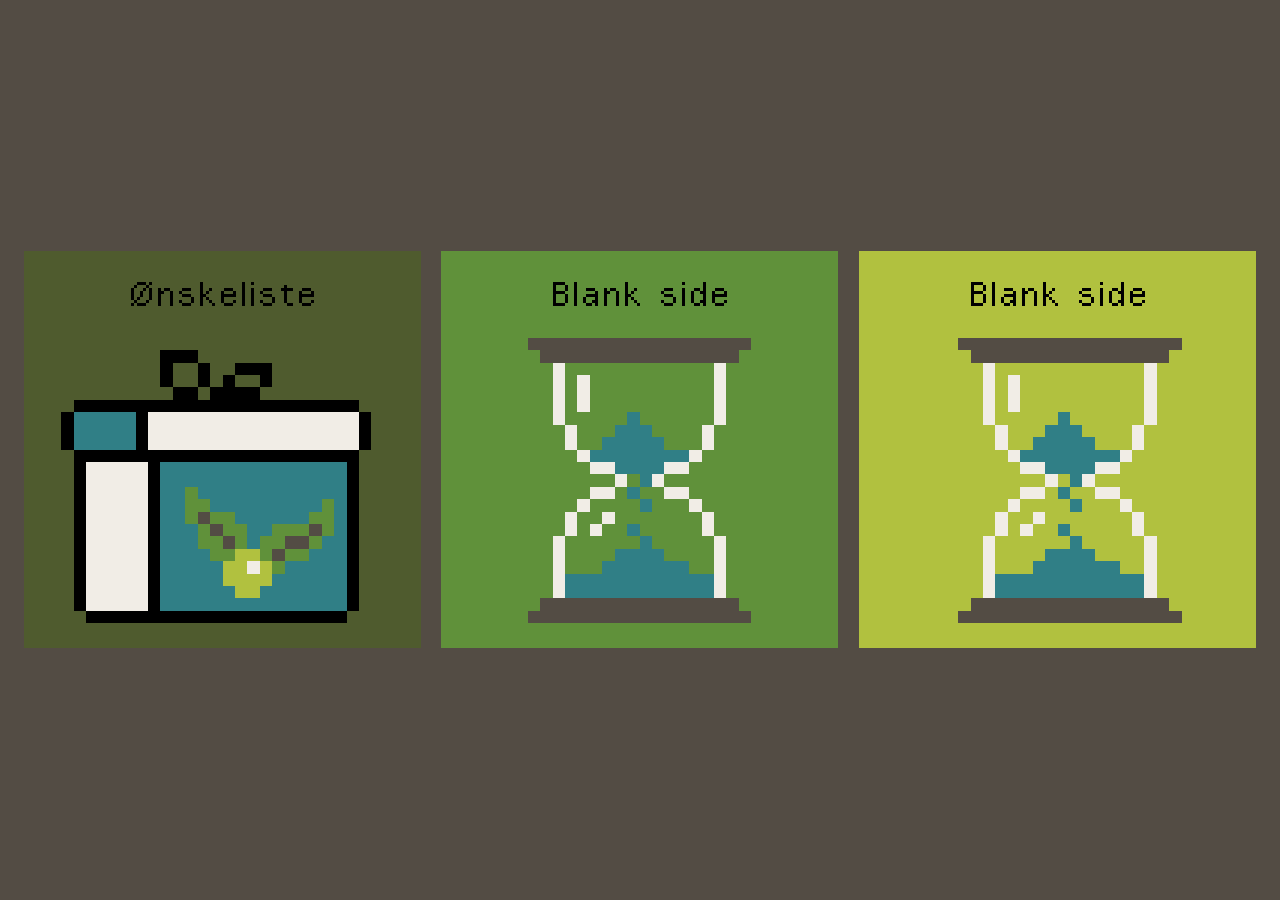
<file: index.html>
<!doctype html>
<html lang="no">
  <head>
    <meta charset="utf-8">
    <meta name="viewport" content="width=device-width, initial-scale=1">
    <title>Min nettside</title>
    <link rel="stylesheet" href="./styles.css">
  </head>
  <body class="home-page">
    <main>
      <a class="home-button" href="./ønskeliste.html" aria-label="Åpne ønskelisten">
        <img src="./%C3%98nskeliste%20ikon.png" alt="" width="32" height="32" decoding="async">
        <span>Ønskeliste</span>
      </a>
      <a class="home-button" href="./blank.html" aria-label="Åpne blank side">
        <img src="./Arbeid%20p%C3%A5g%C3%A5r1.png" alt="" width="32" height="32" decoding="async">
        <span>Blank side</span>
      </a>
      <a class="home-button" href="./blank.html" aria-label="Åpne blank side">
        <img src="./Arbeid%20p%C3%A5g%C3%A5r2.png" alt="" width="32" height="32" decoding="async">
        <span>Blank side</span>
      </a>
    </main>
  </body>
</html>
</file>
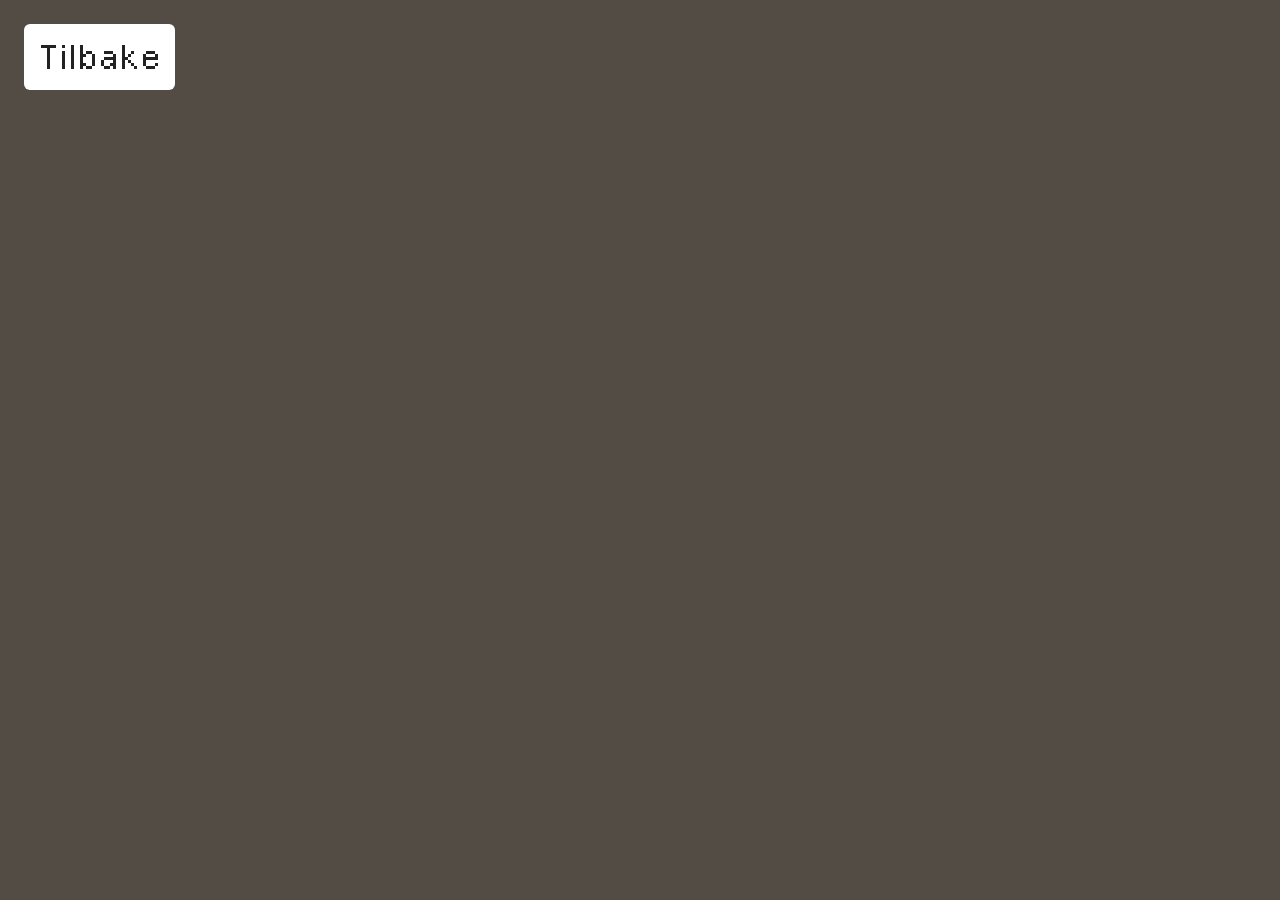
<file: blank.html>
<!doctype html>
<html lang="no">
  <head>
    <meta charset="utf-8">
    <meta name="viewport" content="width=device-width, initial-scale=1">
    <title>Blank side</title>
    <link rel="stylesheet" href="./styles.css">
  </head>
  <body>
    <a class="back-button" href="./index.html">Tilbake</a>
  </body>
</html>
</file>
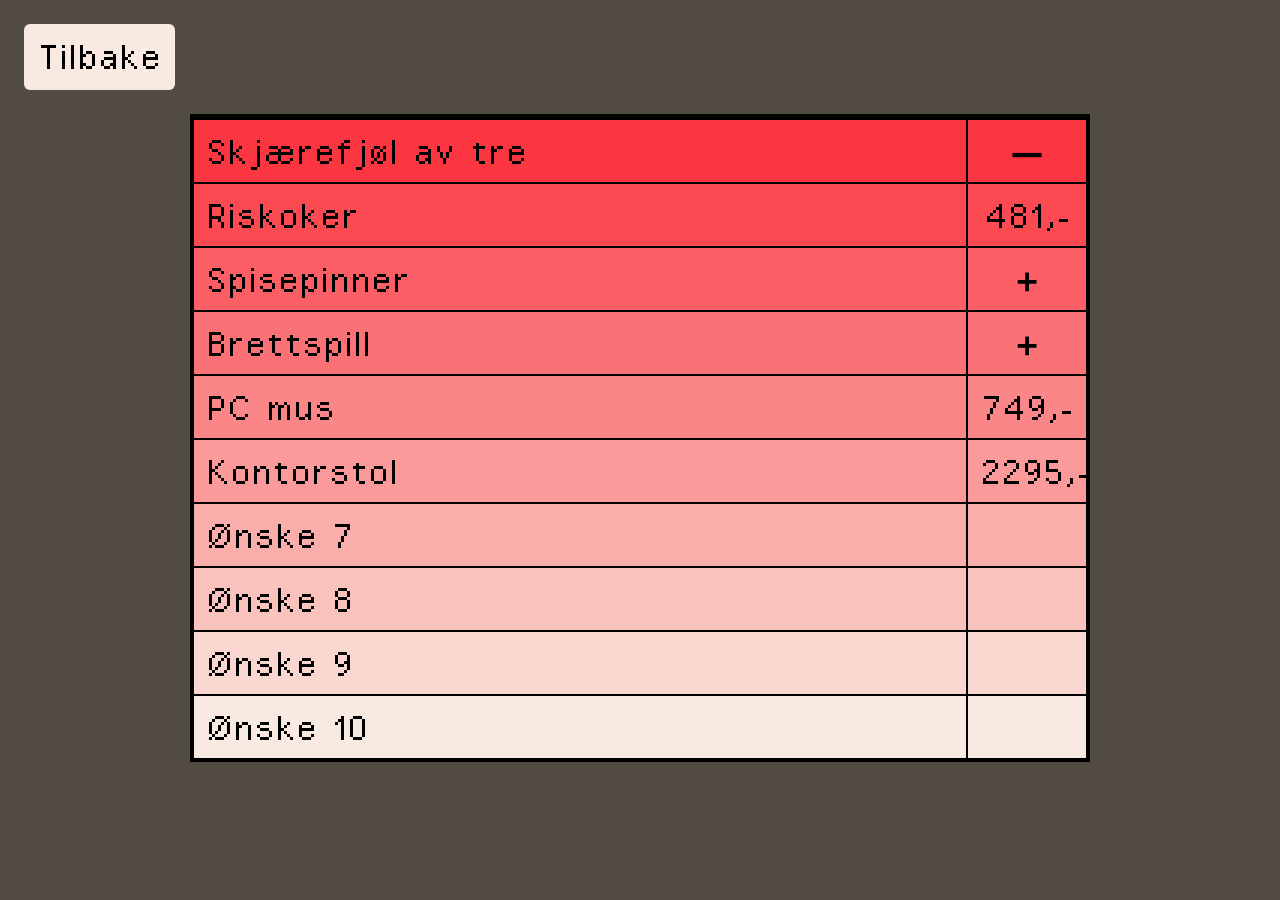
<file: ønskeliste.html>
<!doctype html>
<html lang="no">
  <head>
    <meta charset="utf-8">
    <meta name="viewport" content="width=device-width, initial-scale=1">
    <title>Ønskeliste</title>
    <link rel="stylesheet" href="./styles.css">
  </head>
  <body class="wishlist-page">
    <a class="back-button" href="./index.html">Tilbake</a>
    <main>
      <div class="wishlist-list" aria-label="Ønskeliste">
        <div class="wishlist-row row-1"><span>Skjærefjøl av tre</span><span class="disclosure-indicator disclosure-indicator--minus"></span></div>
        <a class="wishlist-row row-2" href="https://godpris.no/produkt/4700099" target="_blank" rel="noopener noreferrer"><span>Riskoker</span><span>481,-</span></a>
        <details class="wishlist-group wishlist-group--row-3">
          <summary class="wishlist-row row-3">
            <span>Spisepinner</span><span class="disclosure-indicator"></span>
          </summary>
          <div class="subcategory-list">
            <a class="wishlist-row subcategory-row" href="https://www.bakerenogkokken.no/p/mareld-akio-spisepinner-5-par_61098/" target="_blank" rel="noopener noreferrer"><span>Akio</span><span>219,-</span></a>
            <a class="wishlist-row subcategory-row" href="https://www.kitchentime.no/merkevarer/villeroy--boch/soup-passion-spisepinner-2-pakk/" target="_blank" rel="noopener noreferrer"><span>Soup Passion</span><span>255,-</span></a>
            <a class="wishlist-row subcategory-row" href="https://www.kitchn.no/borddekking/bestikk/spisepinner/vargen-thor-frost-kito-spisepinner-4-par-med-holder-svart/" target="_blank" rel="noopener noreferrer"><span>Frost Kito</span><span>525,-</span></a>
          </div>
        </details>
        <details class="wishlist-group wishlist-group--row-4">
          <summary class="wishlist-row row-4">
            <span>Brettspill</span><span class="disclosure-indicator"></span>
          </summary>
          <div class="subcategory-list">
            <a class="wishlist-row subcategory-row" href="https://www.outland.no/p/hues-cues-card-game" target="_blank" rel="noopener noreferrer"><span>Hues and Cues</span><span>299,-</span></a>
            <a class="wishlist-row subcategory-row" href="https://www.outland.no/p/p-sky-team-807658001287" target="_blank" rel="noopener noreferrer"><span>Skyteam</span><span>399,-</span></a>
            <a class="wishlist-row subcategory-row" href="https://www.outland.no/p/p-munchkin-munchkin-80742094680" target="_blank" rel="noopener noreferrer"><span>Munchkin</span><span>399,-</span></a>
            <a class="wishlist-row subcategory-row" href="https://www.ark.no/produkt/ubongo-7072611000031" target="_blank" rel="noopener noreferrer"><span>Ubongo</span><span>449,-</span></a>
            <a class="wishlist-row subcategory-row" href="https://www.maxgaming.no/no/brettspill/spirit-island-brettspill-engelsk" target="_blank" rel="noopener noreferrer"><span>Spirit Island</span><span>769,-</span></a>
          </div>
        </details>
        <a class="wishlist-row row-5" href="https://www.prisjakt.no/product.php?p=13831271" target="_blank" rel="noopener noreferrer"><span>PC mus</span><span>749,-</span></a>
        <a class="wishlist-row row-6" href="https://www.ikea.com/no/no/p/markus-kontorstol-vissle-mork-gra-70261150/" target="_blank" rel="noopener noreferrer"><span>Kontorstol</span><span>2295,-</span></a>
        <div class="wishlist-row row-7"><span>Ønske 7</span><span></span></div>
        <div class="wishlist-row row-8"><span>Ønske 8</span><span></span></div>
        <div class="wishlist-row row-9"><span>Ønske 9</span><span></span></div>
        <div class="wishlist-row row-10"><span>Ønske 10</span><span></span></div>
      </div>
    </main>
  </body>
</html>
</file>
<file: styles.css>
@font-face {
  font-family: "OpenSansPX";
  src: url("./OpenSansPX.ttf") format("truetype");
  font-display: swap;
}

html {
  font-size: 300%;
}

* {
  box-sizing: border-box;
}

body {
  min-height: 100vh;
  margin: 0;
  padding: 24px;
  background: #534c44;
  font-family: "OpenSansPX", sans-serif;
}

.home-page main {
  display: grid;
  grid-template-columns: repeat(3, 1fr);
  gap: 20px;
  align-content: center;
  min-height: calc(100vh - 48px);
}

.home-page main .home-button {
  display: grid;
  position: relative;
  overflow: hidden;
  width: 100%;
  aspect-ratio: 1;
  container-type: inline-size;
  place-items: start center;
  align-content: start;
  gap: 12px;
  background: #ecba82;
  color: #000;
  text-align: center;
  text-decoration: none;
  transition: background-color 160ms ease, transform 160ms ease;
}

.home-page main .home-button img {
  position: absolute;
  inset: 0;
  width: 100%;
  height: 100%;
  object-fit: cover;
  image-rendering: pixelated;
}

.home-page main .home-button span {
  position: relative;
  z-index: 1;
  margin-top: 20px;
  font-size: clamp(1rem, 12cqw, 3rem);
}

.home-page main .home-button:focus-visible {
  background: #b1c13f;
}

.home-page main .home-button:hover {
  transform: scale(1.04);
}

.home-page main .home-button:focus-visible {
  outline: 2px solid #333;
  outline-offset: 4px;
}

.back-button {
  position: fixed;
  top: 24px;
  left: 24px;
  padding: 10px 14px;
  border-radius: 6px;
  background: #fff;
  color: #222;
  text-decoration: none;
}

.back-button:focus-visible {
  outline: 2px solid #333;
  outline-offset: 4px;
}

.wishlist-list {
  width: min(100%, 900px);
  margin: 0 auto;
  border: 4px solid #000;
}

.wishlist-row {
  display: grid;
  height: 64px;
  grid-template-columns: minmax(0, 1fr) minmax(64px, 120px);
  align-items: center;
  border-top: 2px solid #000;
  color: #000;
  text-decoration: none;
  transition: transform 150ms ease;
}

.wishlist-row > * {
  min-width: 0;
  padding: 0 12px;
}

.wishlist-row > :last-child {
  display: grid;
  min-width: 64px;
  height: 64px;
  padding: 0 12px;
  place-items: center;
  border-left: 2px solid #000;
}

.wishlist-row.row-1 {
  background: #fb3640;
}

.wishlist-row.row-2 {
  background: #fb4a52;
}

.wishlist-row.row-3 {
  background: #fb5e64;
}

.wishlist-group--row-3 {
  --group-row-background: #fb5e64;
}

.wishlist-row.row-4 {
  background: #fa7276;
}

.wishlist-group--row-4 {
  --group-row-background: #fa7276;
}

.wishlist-row.row-5 {
  background: #fa8688;
}

.wishlist-row.row-6 {
  background: #fa9a9a;
}

.wishlist-row.row-7 {
  background: #faaeab;
}

.wishlist-row.row-8 {
  background: #f9c2bd;
}

.wishlist-row.row-9 {
  background: #f9d6cf;
}

.wishlist-row.row-10 {
  background: #f9eae1;
}

.wishlist-group > summary.wishlist-row,
.wishlist-group .subcategory-row {
  background: var(--group-row-background);
}

.wishlist-group > summary.wishlist-row {
  cursor: pointer;
  list-style: none;
}

.wishlist-group > .wishlist-row::-webkit-details-marker {
  display: none;
}

.disclosure-indicator::after {
  content: "+";
  float: right;
  font-size: 1.25rem;
  text-align: center;
  width: 100%;
}

.disclosure-indicator--minus::after {
  content: "−";
}

.wishlist-group[open] .disclosure-indicator::after {
  content: "−";
}

.wishlist-row:hover,
.wishlist-row:focus-visible {
  position: relative;
  z-index: 1;
  transform: scale(1.015);
  outline: none;
  box-shadow: 0 0 0 4px #000;
}

.wishlist-page .back-button {
  position: static;
  display: inline-block;
  margin-bottom: 24px;
  background: #f9eae1;
  color: #000;
}

.wishlist-page .back-button:hover {
  background: #fb3640;
  color: #000;
}

.wishlist-page .back-button:focus-visible {
  outline-color: #87a330;
}

@media (max-width: 719px) {
  .home-page main {
    grid-template-columns: 1fr;
  }

  .wishlist-row,
  .wishlist-row > :last-child {
    height: 48px;
  }

  html {
    font-size: 200%;
  }
}

@media (max-width: 400px) {
  html {
    font-size: 100%;
  }
  .wishlist-row,
  .wishlist-row > :last-child {
    height: 24px;
  }
}
</file>
